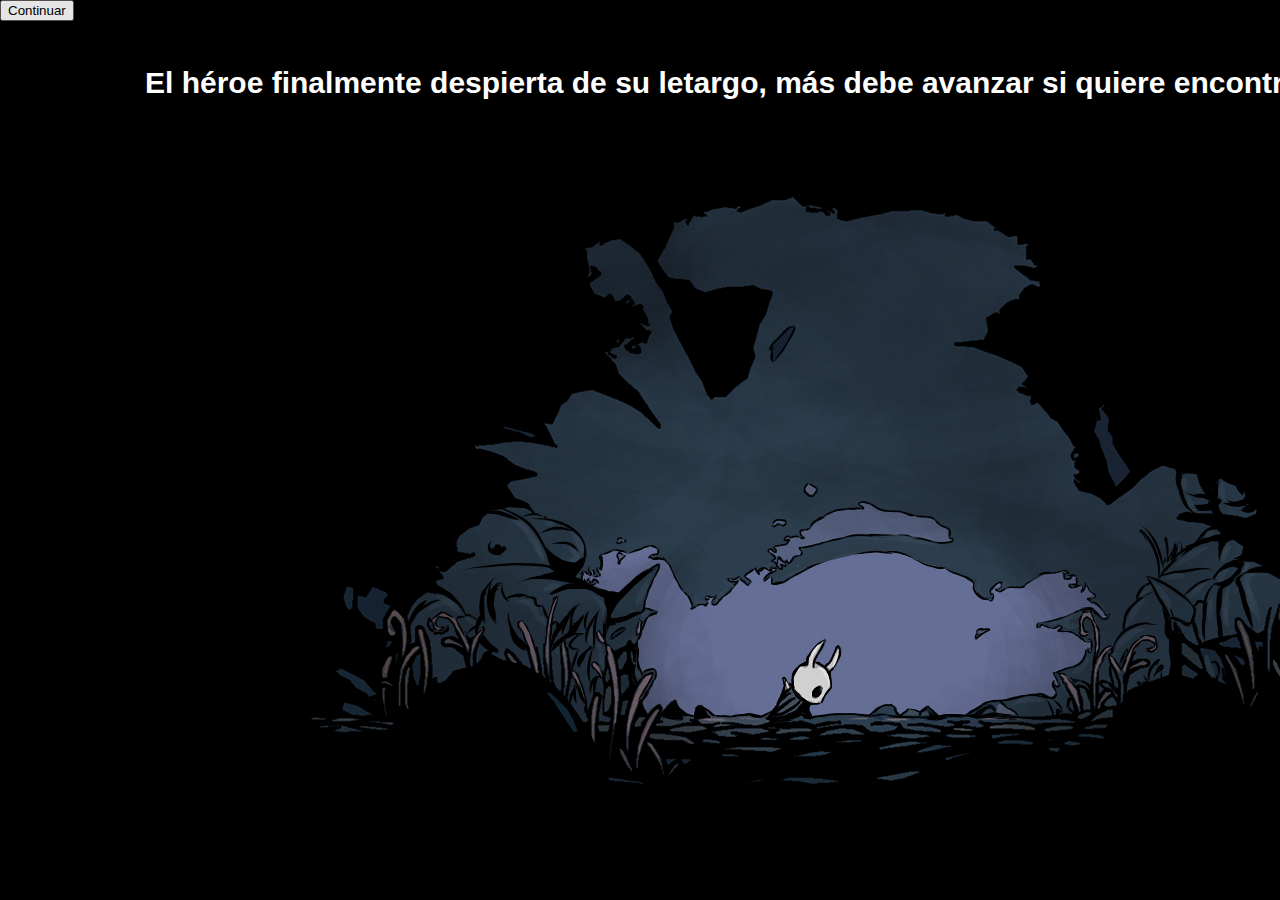
<file: correcion2/index.html>
<!DOCTYPE html>
<!DOCTYPE html>
<html>
  <head>
    <meta charset="utf-8">
    <title></title>
    <link rel="stylesheet" href="css/style.css">
  </head>
  <body>
    <!-- <button onclick="abrirVentana()">Continuar</button>
    <script type="text/javascript">
      alert('Hola'); -->
    <!-- </script> -->
    <button onclick="abrirVentana">Continuar</button>
    <div class="box">
      <p id = "titulo" class="box-title">El héroe finalmente despierta de su letargo, más debe avanzar si quiere encontrar respuestas...</p>
      <p class="box-info"></p>

    </div>
    <div>
      <img src="imagenes/escena1.png" alt=""
    </div>
    <script src="js/script.js" "type="text/javascript">

    </script>
  </body>
</html>
</file>
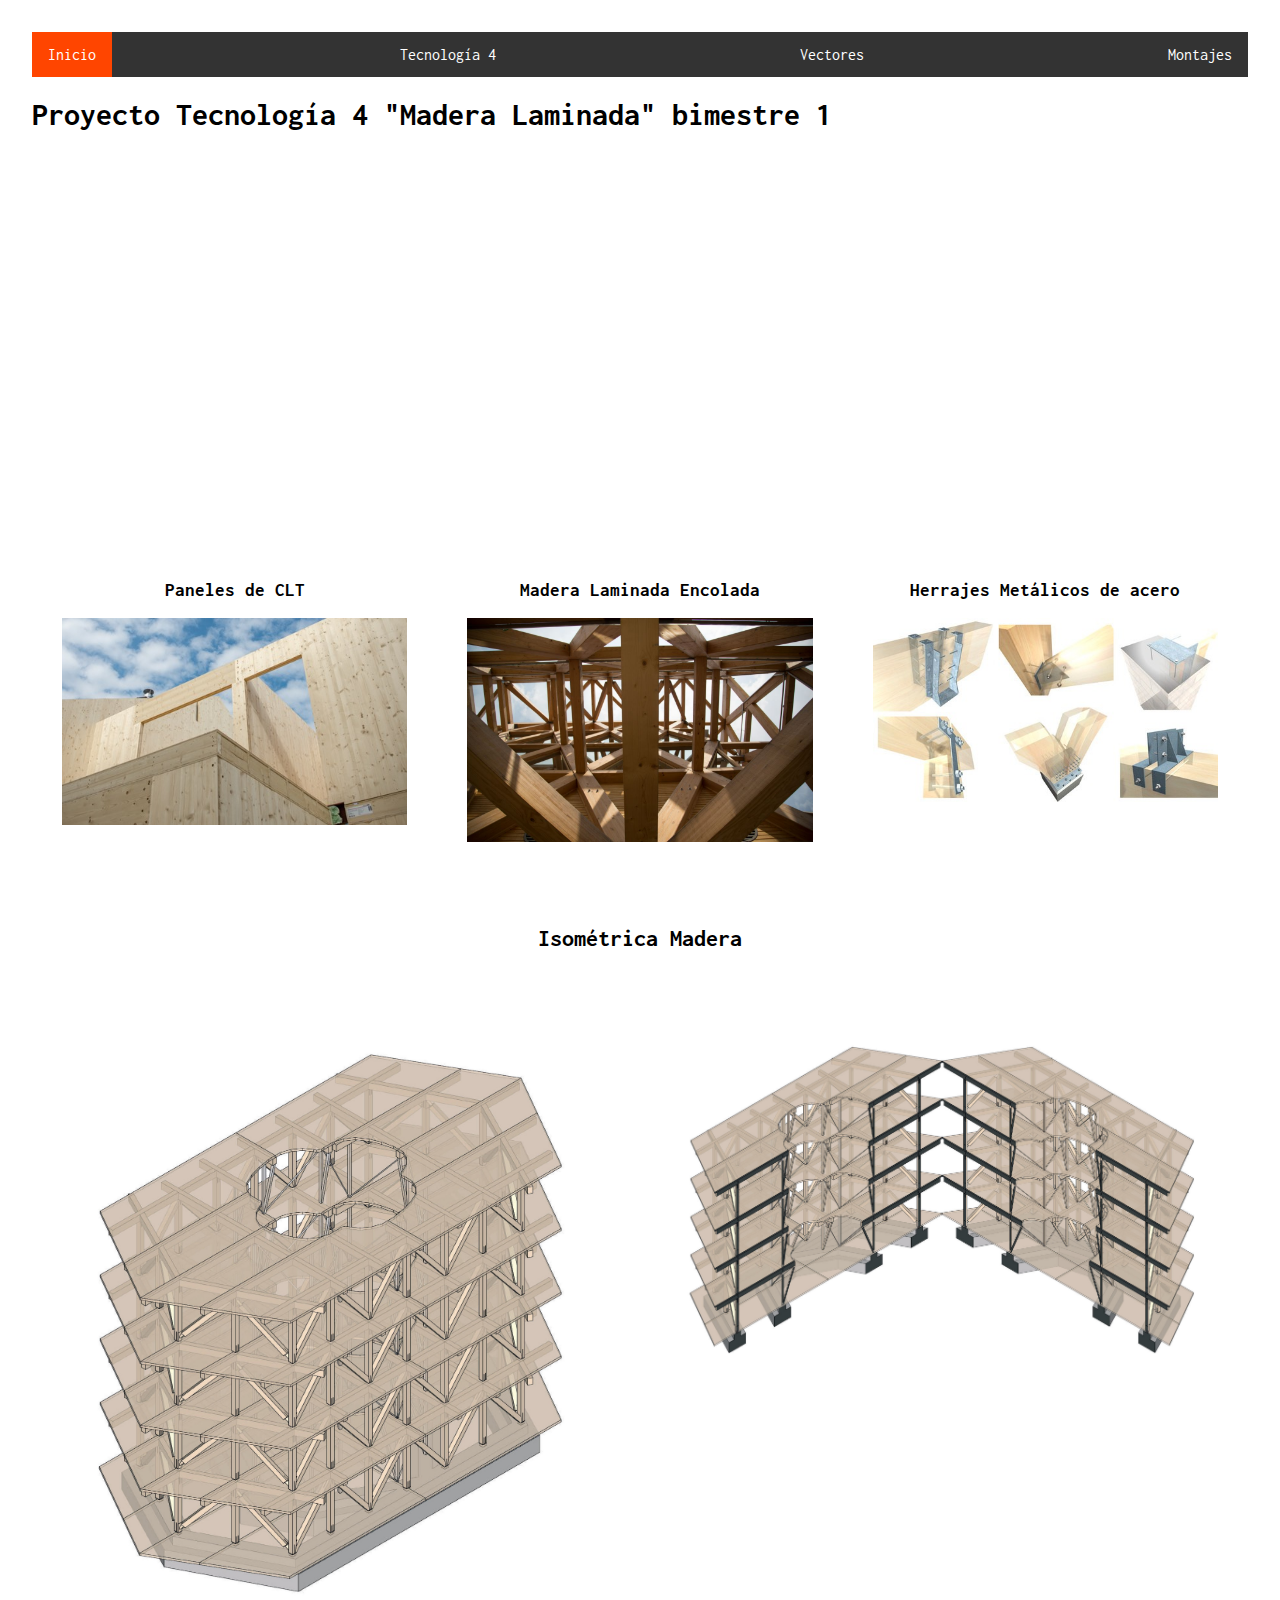
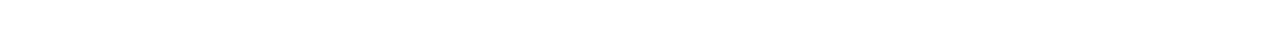
<file: entregafinal/index.html>
<!DOCTYPE html>
<html lang="en">
<head>
    <meta charset="UTF-8">
    <meta http-equiv="X-UA-Compatible" content="IE=edge">
    <meta name="viewport" content="width=device-width, initial-scale=1.0">
    <title>E01_MEDIOS_TEC4</title>
    <link rel="stylesheet" href="./css/styles.css">
    <link rel="preconnect" href="https://fonts.googleapis.com">
    <link rel="preconnect" href="https://fonts.gstatic.com" crossorigin>
    <link href="https://fonts.googleapis.com/css2?family=Inconsolata:wght@300&display=swap" rel="stylesheet">
</head>
<body>

        <nav>
            <ul class="menu">
                <li><a  class="active"  href="index.html">Inicio</a></li>
                <li><a href="./tecnologia/">Tecnología 4</a></li>
                <li><a href="./vectores/">Vectores</a></li>
                <li><a href="./montajes/">Montajes</a></li>
            </ul>
        </div>


        <h1>Proyecto Tecnología 4 "Madera Laminada" bimestre 1</h1>


        <div class="row">
            <div class="column">
                <iframe width="560" height="315" src="https://www.youtube.com/embed/gs4xiU_szUU" title="YouTube video player" frameborder="0" allow="accelerometer; autoplay; clipboard-write; encrypted-media; gyroscope; picture-in-picture" allowfullscreen></iframe>

            </div>
        </div>

        <div class="row">
            <div class="column">
                <h3>Paneles de CLT</h3>
                <img src="./img/60.jpeg">
            </div>
            <div class="column">
                <h3>Madera Laminada Encolada</h3>
                <img src="./img/61.jpeg">
            </div>
            <div class="column">
                <h3>Herrajes Metálicos de acero</h3>
                <img src="./img/62.jpeg">
            </div>
        </div>

        <div class="row">
            <div class="column">
                <h2>Isométrica Madera</h2>
            </div>
        </div>

        <div class="row">
            <div class="column">
                <img src="./img/56.jpg">
            </div>
            <div class="column">
                <img src="./img/57.jpg">
            </div>
        </div>

</body>
</html>
</file>
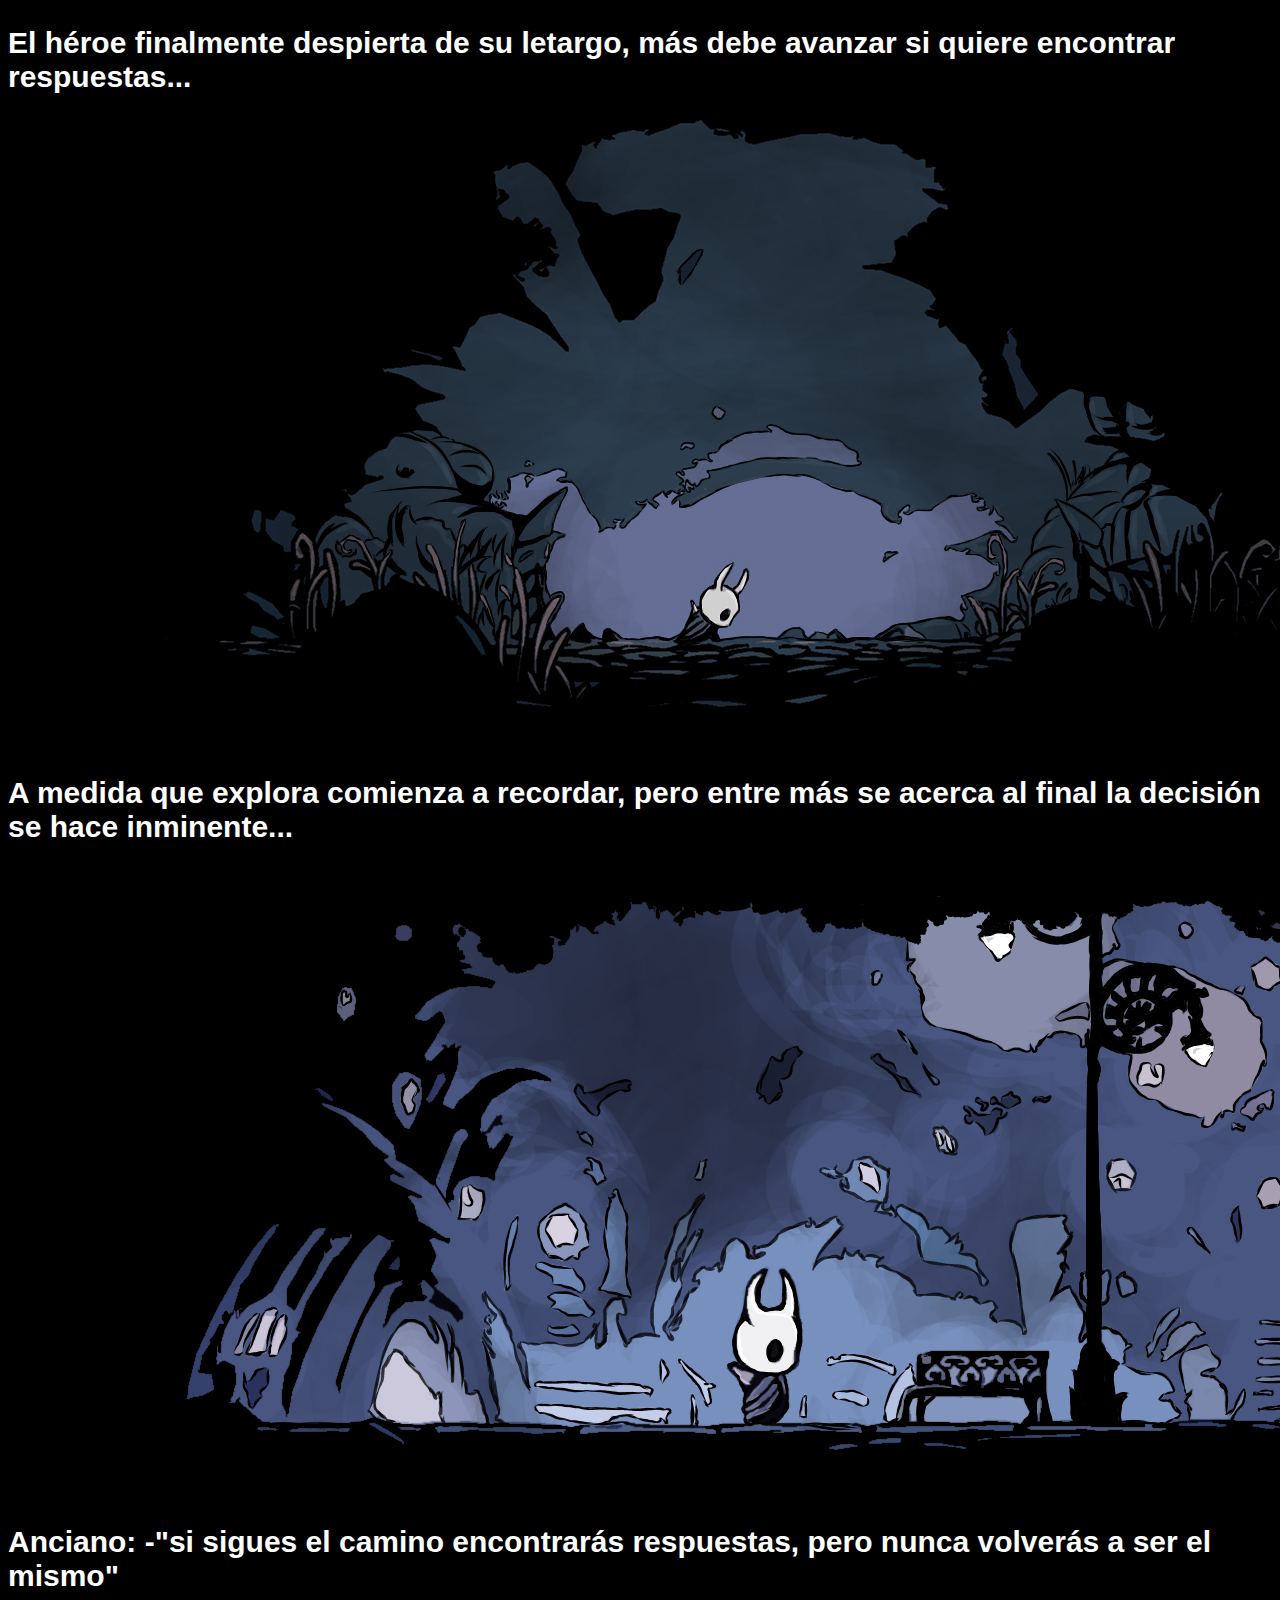
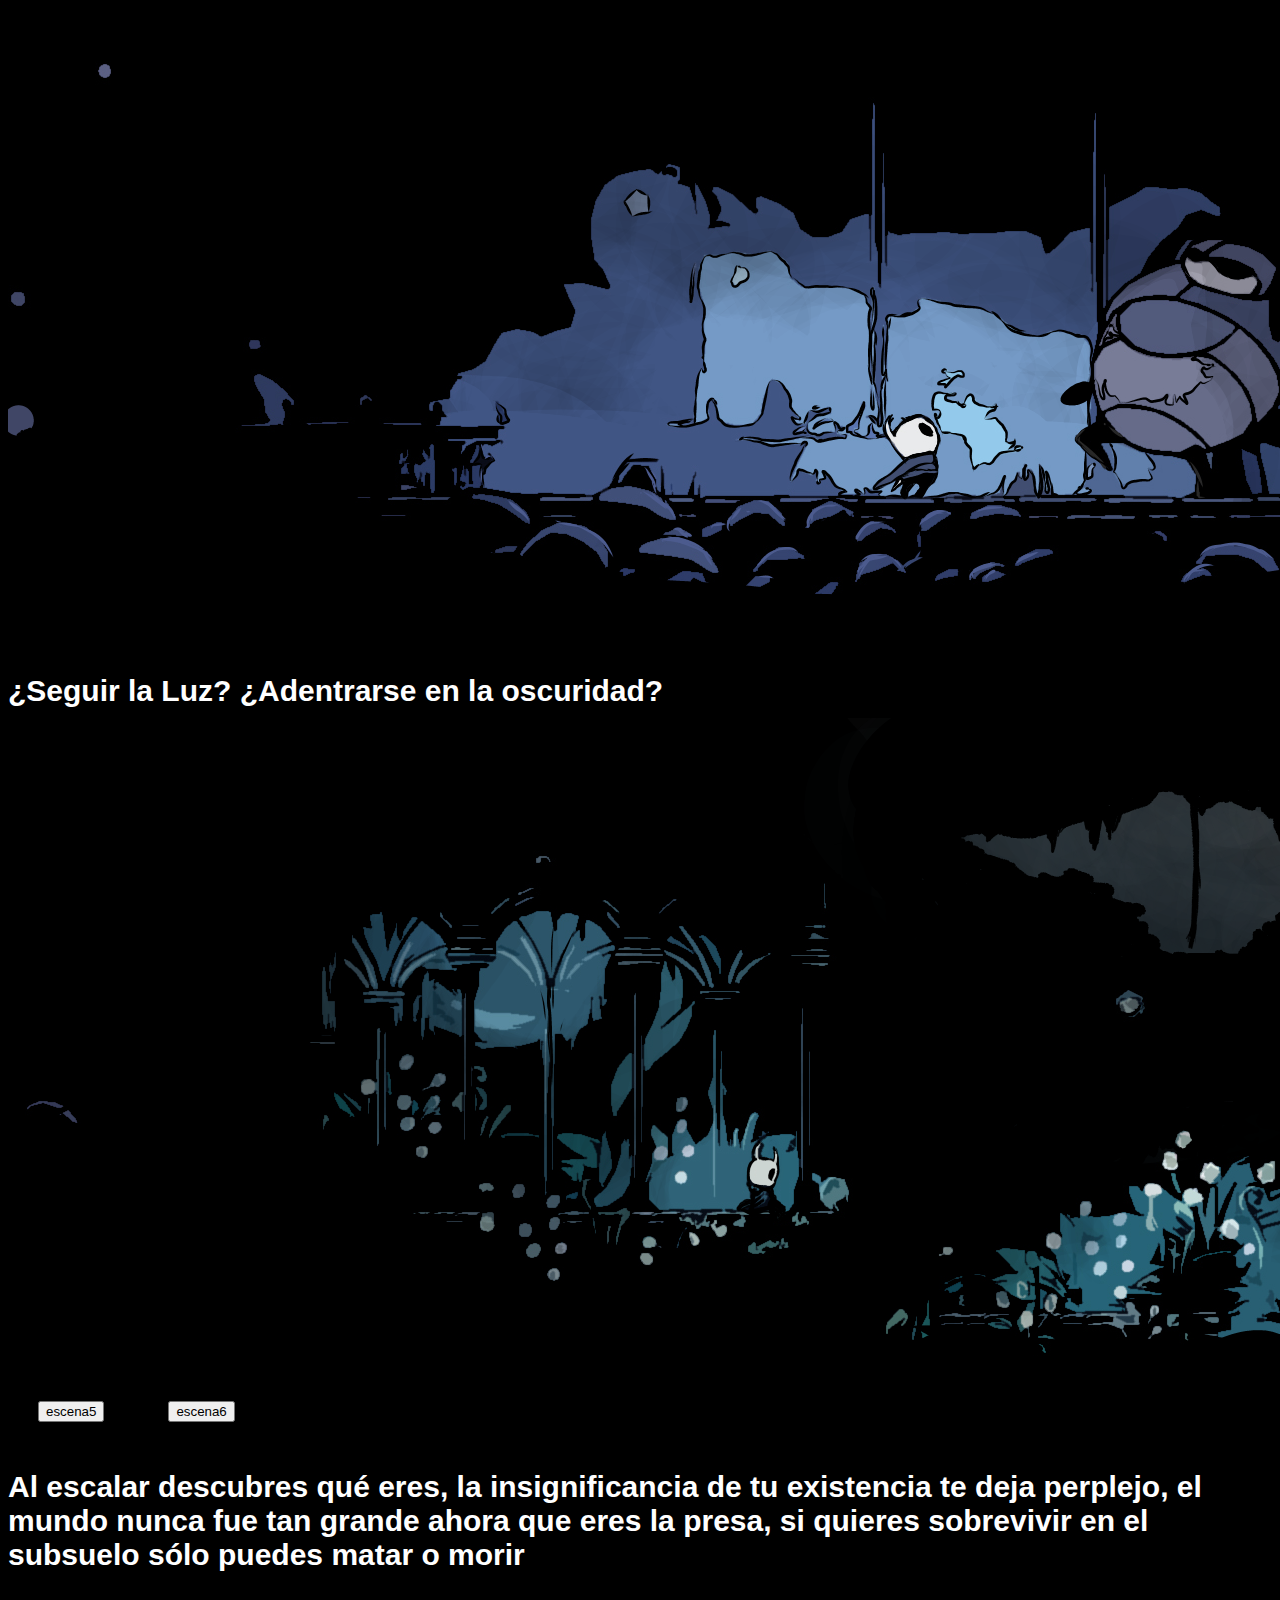
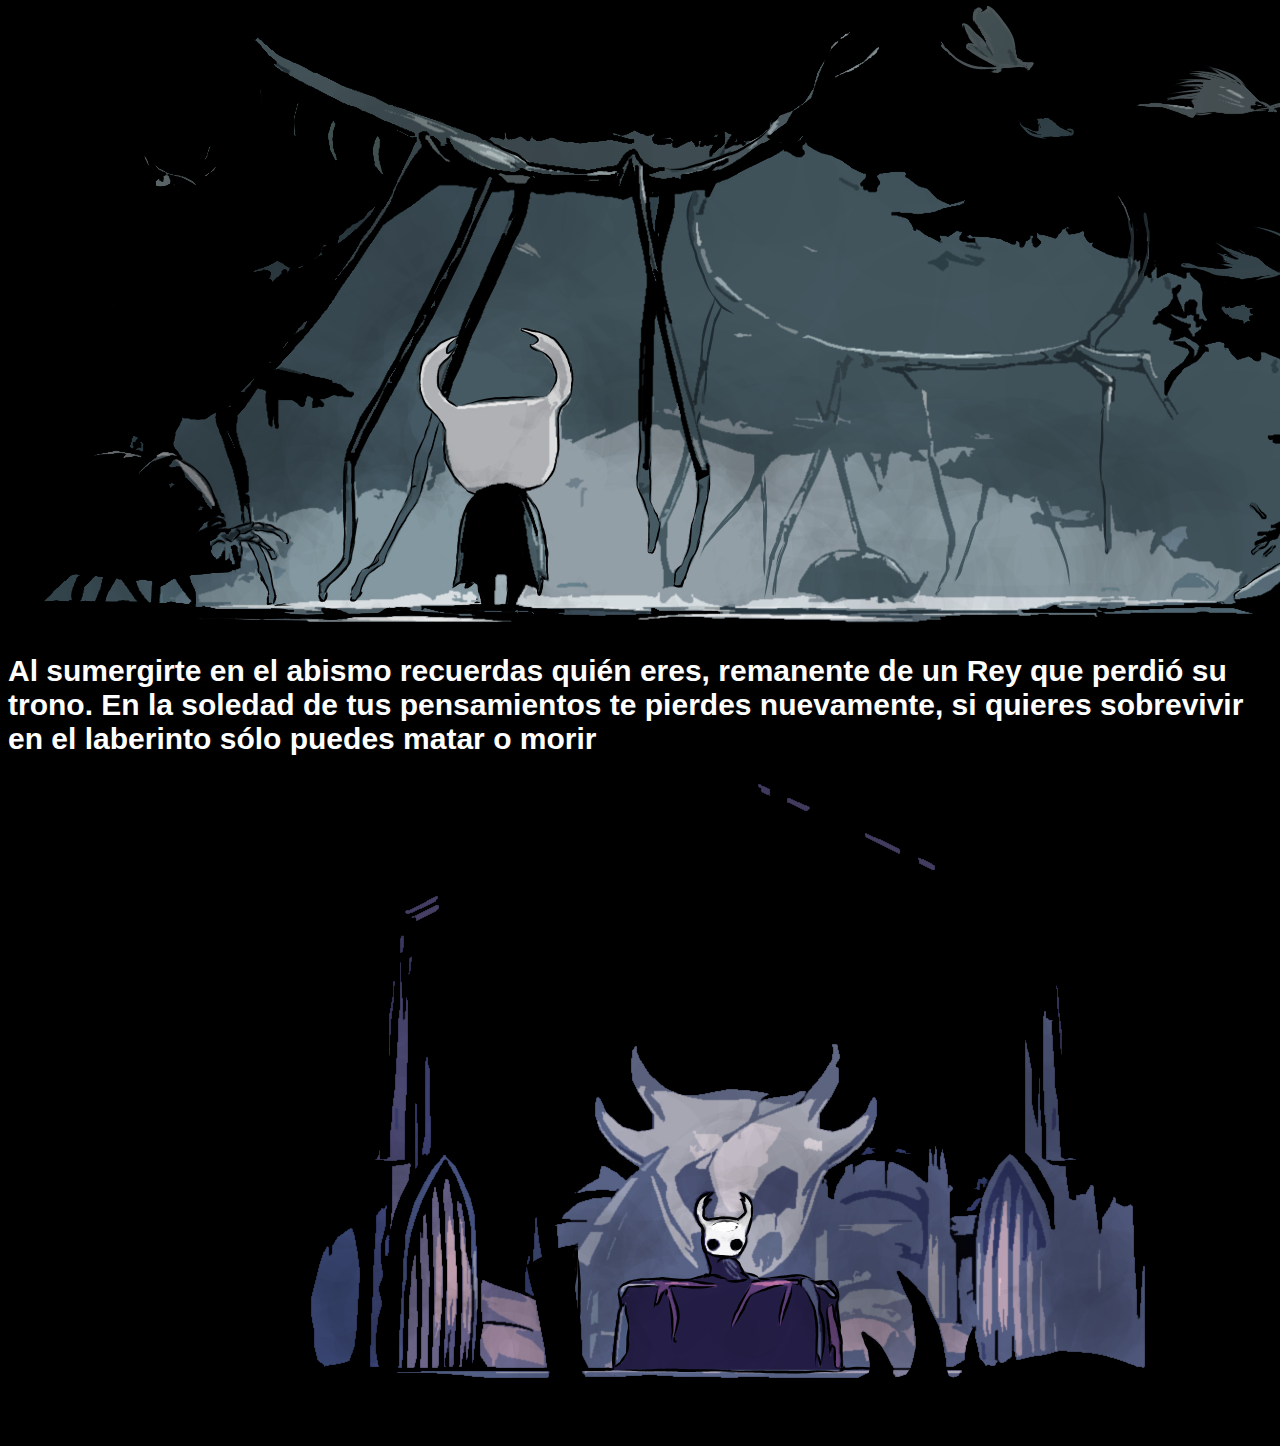
<file: semana2correccion/index.html>
<!DOCTYPE html>
<html>
  <head>
    <meta charset="utf-8">
    <title>CommLab</title>
    <link rel="stylesheet" href="css/style.css">
  </head>
  <body>
    <!-- <button onclick="alert('Hola!')"> Hazme click</button> -->
    <!-- <script type="text/javascript">
      alert('Hola!');
    </script> -->

    <!-- <button onclick ="cambiaEscena5()" >escena5</button>
    <button onclick ="cambiaEscena6()" >escena6</button> -->

    <div class="left">1</div>
      <p id="titulo1" class="box-title">El héroe finalmente despierta de su letargo, más debe avanzar si quiere encontrar respuestas...</p>
      <p id="info1" class="box-info"></p>
      <img id="photo" src="imagenes/escena1.png" alt="escena 1">
      <p id="photo-caption"></p>

    <!-- </div> -->
    <div class="left">2</div>
      <p id="titulo2" class="box-title">A medida que explora comienza a recordar, pero entre más se acerca al final la decisión se hace inminente...
    </p>
      <p id="info2" class="box-info"></p>
      <img id="photo" src="imagenes/escena2.png" alt="escena 2">
      <p id="photo-caption"></p>

    <!-- </div> -->
    <div class="left">3</div>
      <p id="titulo3" class="box-title">  Anciano: -"si sigues el camino encontrarás respuestas, pero nunca volverás a ser el mismo"</p>
      <p id="info3" class="box-info"></p>
      <img id="photo" src="imagenes/escena3.png" alt="escena 3">
      <p id="photo-caption"></p>

    <div class="left">4</div>
        <p id="titulo4" class="box-title">¿Seguir la Luz? ¿Adentrarse en la oscuridad?</p>
        <p id="info4" class="box-info"></p>
        <img id="photo" src="imagenes/escena4.png" alt="escena 4">
        <p id="photo-caption"></p>

        <button onclick ="cambiaEscena5()" >escena5</button>
        <button onclick ="cambiaEscena6()" >escena6</button>

    <div class="left">5</div>
          <p id="titulo5" class="box-title">Al escalar descubres qué eres, la insignificancia de tu existencia te deja perplejo, el mundo nunca fue tan grande ahora que eres la presa, si quieres sobrevivir en el subsuelo sólo puedes matar o morir</p>
          <p id="info5" class="box-info"></p>
          <img id="photo" src="imagenes/escena5.png" alt="escena 5">
          <p id="photo-caption"></p>

      <div class="left">6</div>
            <p id="titulo6" class="box-title">Al sumergirte en el abismo recuerdas quién eres, remanente de un Rey que perdió su trono. En la soledad de tus pensamientos te pierdes nuevamente, si quieres sobrevivir en el laberinto sólo puedes matar o morir</p>
            <p id="info6" class="box-info"></p>
            <img id="photo" src="imagenes/escena6.png" alt="escena 6">
            <p id="photo-caption"></p>

    <!-- </div> -->
    <!-- <div class="left">4<>
        <p id="titulo4" class="box-title">Título</p>
        <p id="info4" class="box-info">Descripción</p>
        <img id="photo" src="imagenes/escena6.png" alt="escena 6">
        <p id="photo-caption"></p> --> -->

    <!-- </div> -->
<div>
  <!-- <img id="photo" src="imagenes/escena5.png" alt="escena 5">
  <p id="photo-caption"></p> -->
</div>
  <!-- </div>

</div> -->
    <script src="js/script.js" type="text/javascript">

    </script>

  </body>
</html>
</file>
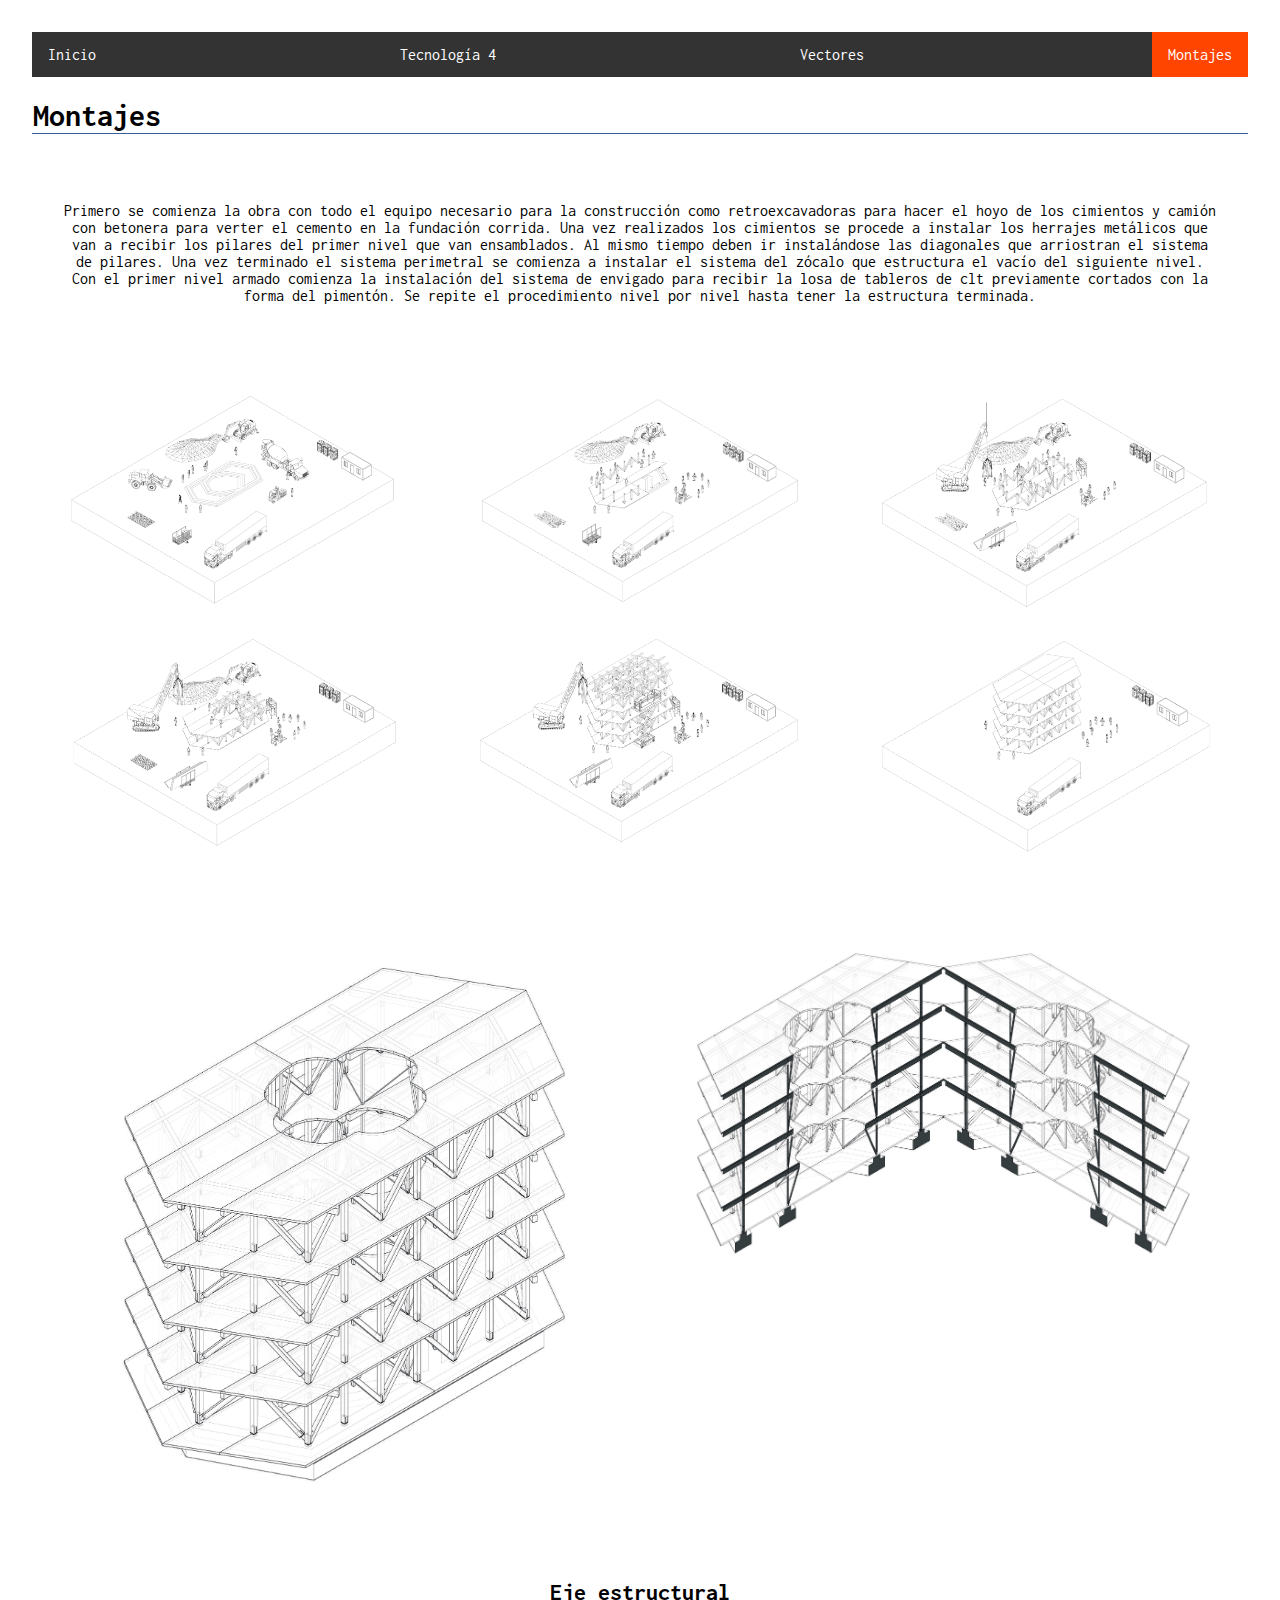
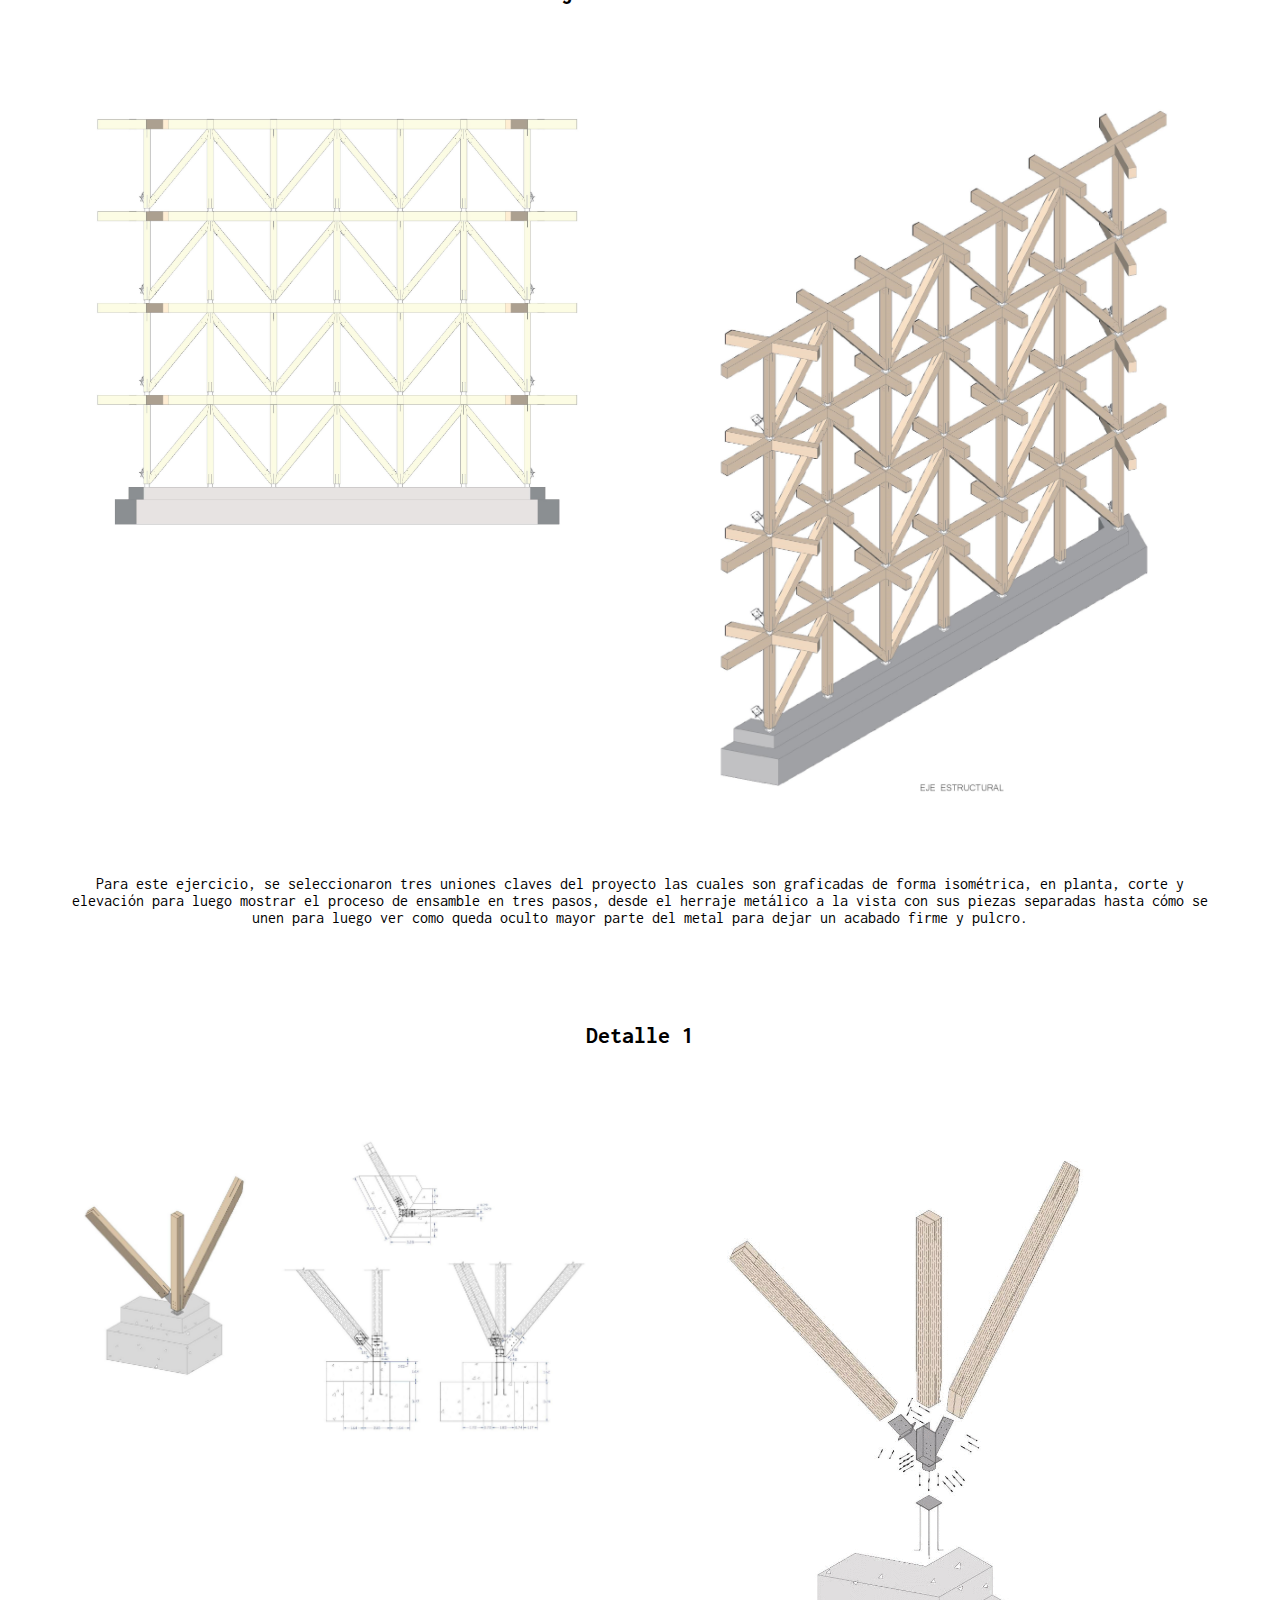
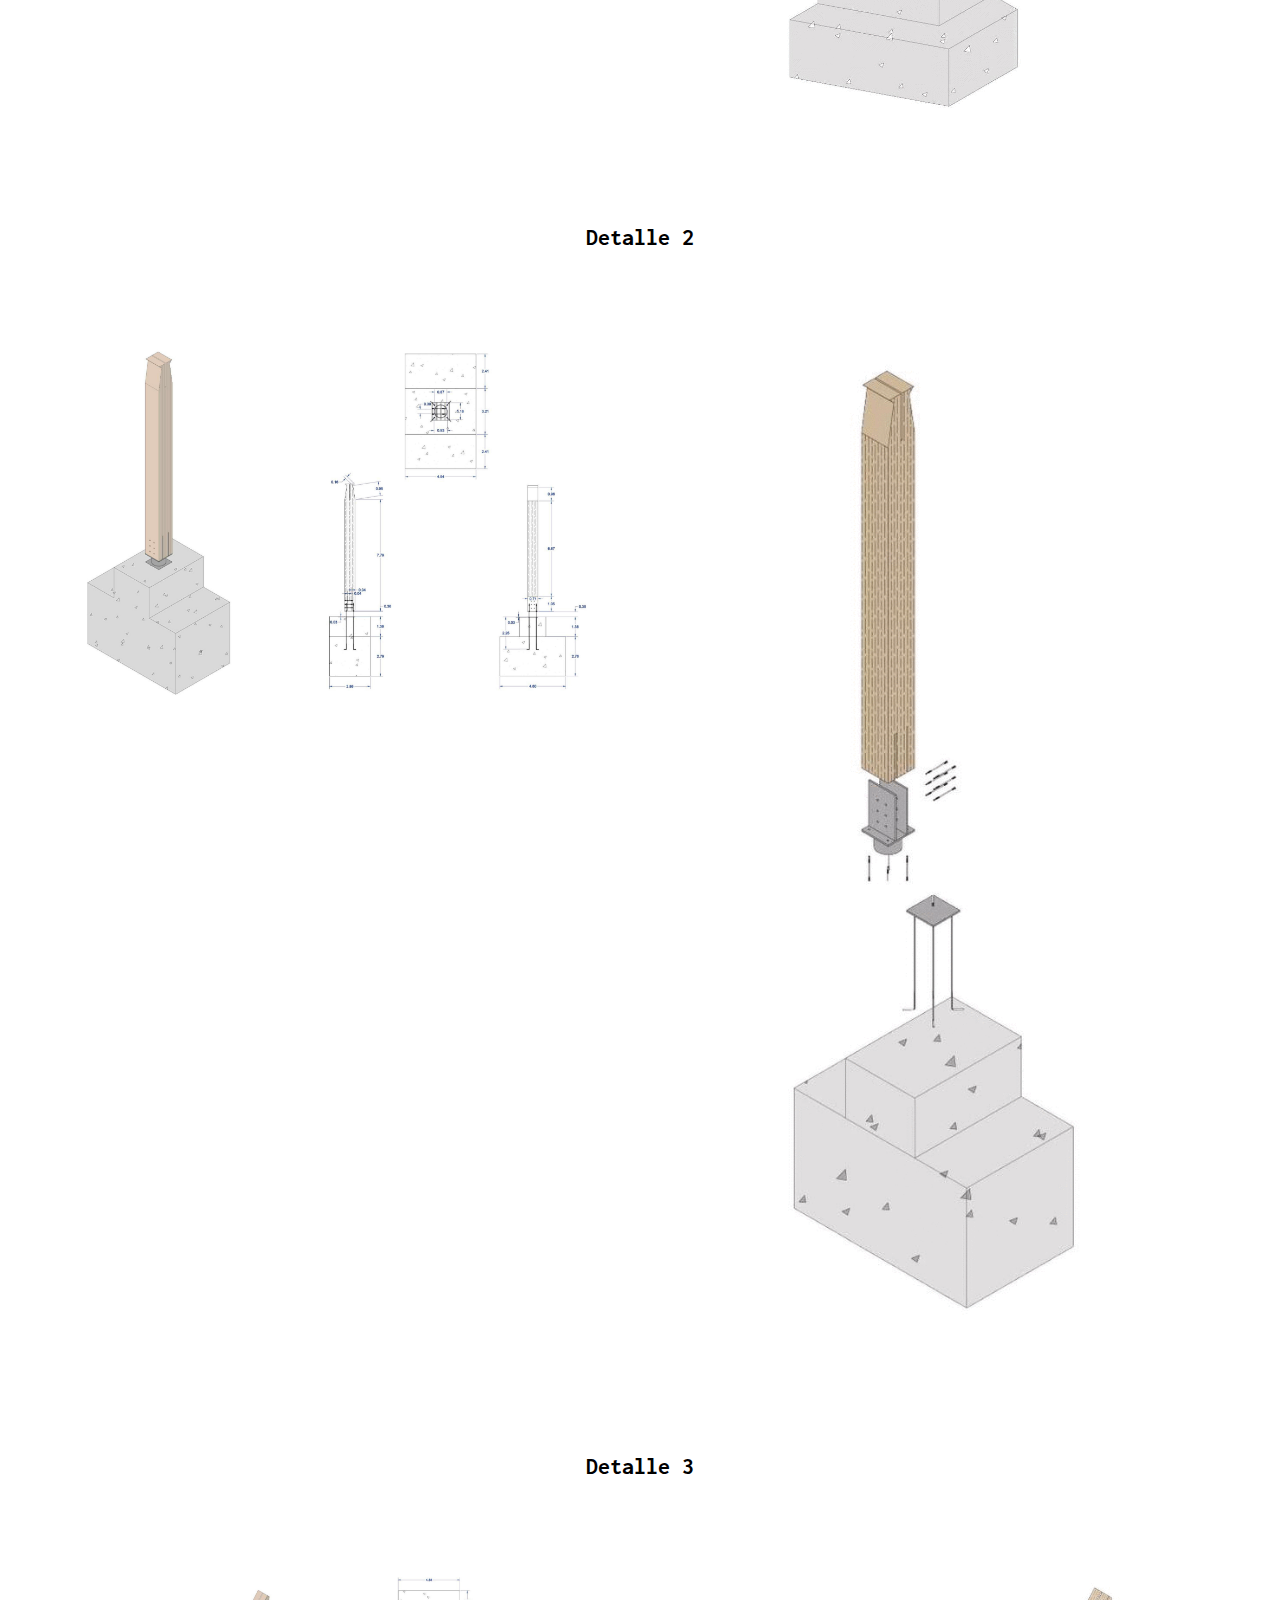
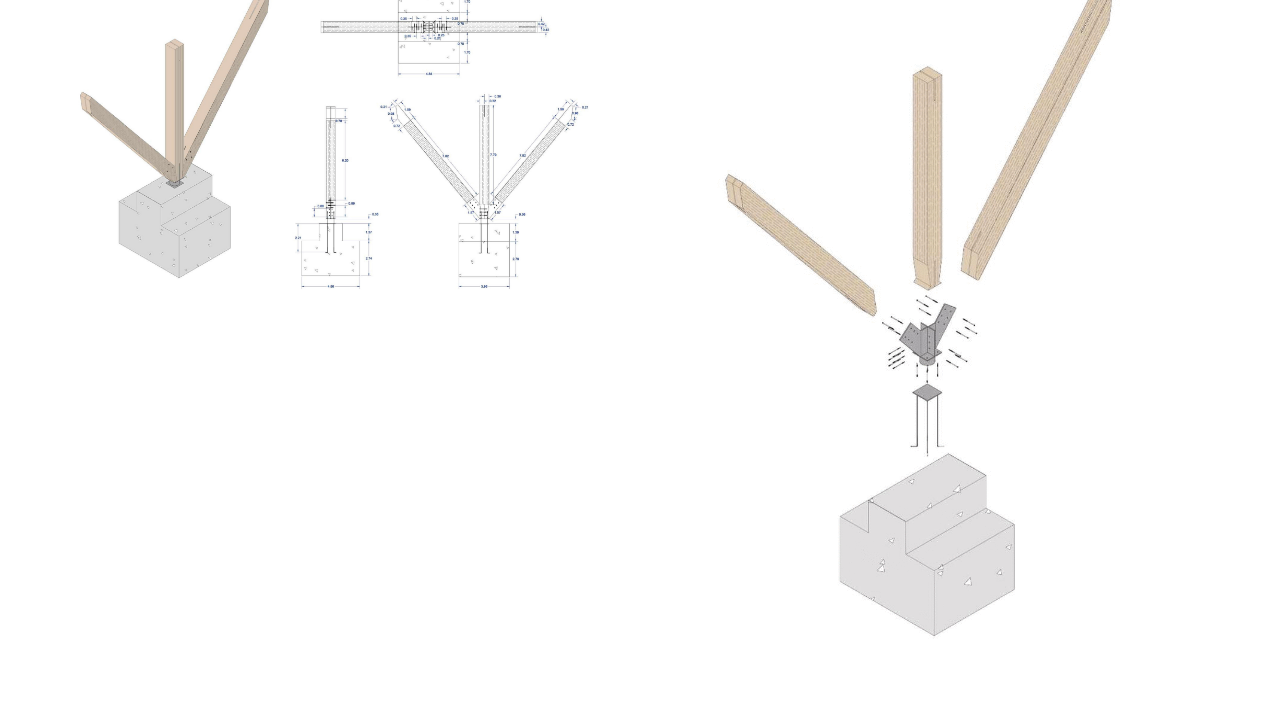
<file: entregafinal/montajes/index.html>
<!DOCTYPE html>
<html lang="en">
<head>
    <meta charset="UTF-8">
    <meta http-equiv="X-UA-Compatible" content="IE=edge">
    <meta name="viewport" content="width=device-width, initial-scale=1.0">
    <title>E01_MEDIOS_TEC4</title>
    <link rel="stylesheet" href="../css/styles.css">
    <link rel="preconnect" href="https://fonts.googleapis.com">
    <link rel="preconnect" href="https://fonts.gstatic.com" crossorigin>
    <link href="https://fonts.googleapis.com/css2?family=Inconsolata:wght@300&display=swap" rel="stylesheet">
</head>
<body>

    <div class="contenedorPrincipal">
        <nav>
            <ul class="menu">
                <li><a href="../index.html">Inicio</a></li>
                <li><a href="../tecnologia/">Tecnología 4</a></li>
                <li><a href="../vectores/">Vectores</a></li>
                <li><a class="active"  href="../montajes/">Montajes</a></li>
            </ul>
        </div>


        <h1 class="tituloPrincipal">Montajes</h1>

        <div class="row">
          <div class="column">
              <p>
                  Primero se comienza la obra con todo el equipo necesario para la construcción como retroexcavadoras para hacer el hoyo de los cimientos y camión con betonera para verter el cemento en la fundación corrida.
                  Una vez realizados los cimientos se procede a instalar los herrajes metálicos que van a recibir los pilares del primer nivel que van ensamblados. Al mismo tiempo deben ir instalándose las diagonales que arriostran el sistema de pilares.
                  Una vez terminado el sistema perimetral se comienza a instalar el sistema del zócalo que estructura el vacío del siguiente nivel. Con el primer nivel armado comienza la instalación del sistema de envigado para recibir la losa de tableros de clt previamente cortados con la forma del pimentón.
                  Se repite el procedimiento nivel por nivel hasta tener la estructura terminada.</p>
          </div>
        </div>


        <div class="row">
            <div class="column">
                <img src="../img/33.jpg">
                <img src="../img/36.jpg">
            </div>
            <div class="column">
                <img src="../img/34.jpg">
                <img src="../img/37.jpg">
            </div>
            <div class="column">
                <img src="../img/35.jpg">
                <img src="../img/38.jpg">
            </div>
        </div>
        <div class="row">
            <div class="column">
                <img src="../img/39.jpg">
            </div>

            <div class="column">
                <img src="../img/40.jpg">
            </div>
        </div>

        <div class="row">
            <div class="column">
                <h2>Eje estructural</h2>
            </div>
        </div>
        <div class="row">
            <div class="column">
                <img src="../img/43.jpg">
            </div>
            <div class="column">
                <img src="../img/42.jpg">
            </div>
        </div>

        <div class="row">
            <div class="column">
                <p>
                    Para este ejercicio, se seleccionaron tres uniones claves del proyecto las cuales son graficadas de forma isométrica,
                    en planta, corte y elevación para luego mostrar el proceso de ensamble en tres pasos,
                    desde el herraje metálico a la vista con sus piezas separadas hasta cómo se unen
                    para luego ver como queda oculto mayor parte del metal para dejar un acabado firme y pulcro.
                </p>
            </div>
        </div>

        <div class="row">
            <div class="column">
                <h2>Detalle 1</h2>
            </div>
        </div>


        <div class="row">
            <div class="column">
                <img src="../img/44.jpg">
            </div>
            <div class="column">
                <img src="../img/gif_1.gif">
            </div>
        </div>

        <div class="row">
            <div class="column">
                <h2>Detalle 2</h2>
            </div>
        </div>


        <div class="row">
            <div class="column">
                <img src="../img/48.jpg">
            </div>
            <div class="column">
                <img src="../img/gif_2.gif">
            </div>
        </div>

        <div class="row">
            <div class="column">
                <h2>Detalle 3</h2>
            </div>
        </div>


        <div class="row">
            <div class="column">
                <img src="../img/52.jpg">
            </div>
            <div class="column">
                <img src="../img/gif_3.gif">
            </div>
        </div>
    </div>
    <script src="../js/script.js"></script>


</body>
</html>
</file>
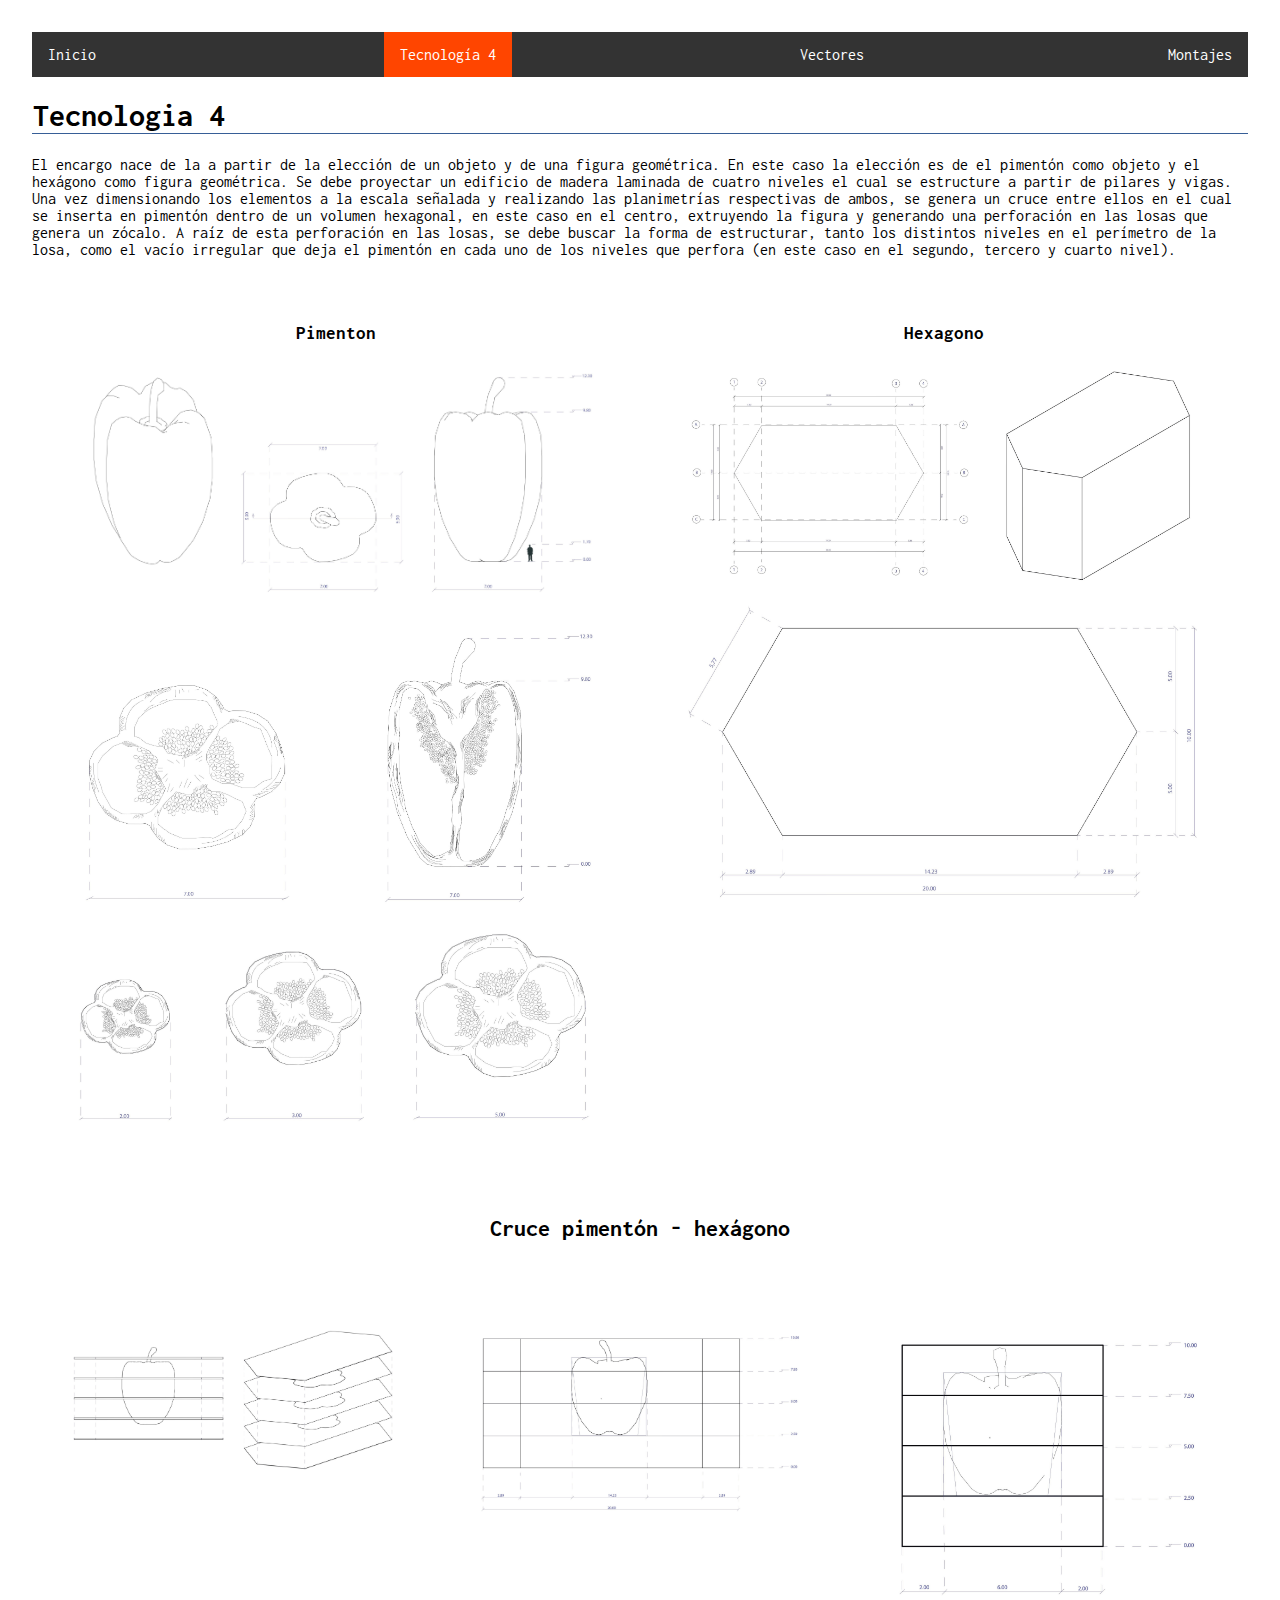
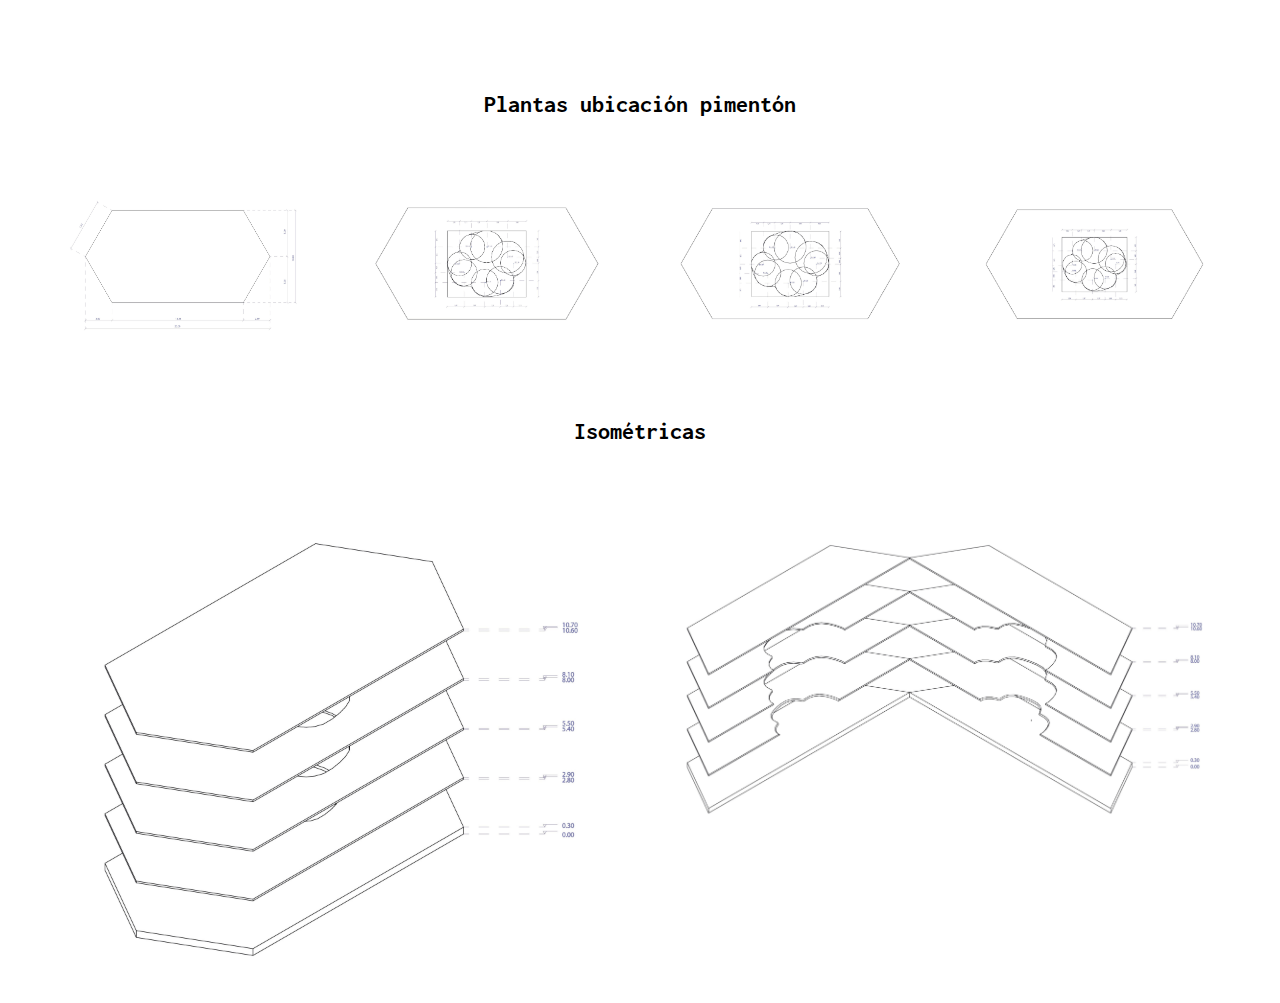
<file: entregafinal/tecnologia/index.html>
<!DOCTYPE html>
<html lang="en">
<head>
    <meta charset="UTF-8">
    <meta http-equiv="X-UA-Compatible" content="IE=edge">
    <meta name="viewport" content="width=device-width, initial-scale=1.0">
    <title>E01_MEDIOS_TEC4</title>
    <link rel="stylesheet" href="../css/styles.css">
    <link rel="preconnect" href="https://fonts.googleapis.com">
    <link rel="preconnect" href="https://fonts.gstatic.com" crossorigin>
    <link href="https://fonts.googleapis.com/css2?family=Inconsolata:wght@300&display=swap" rel="stylesheet">
</head>
<body>

    <div class="contenedorPrincipal">
        <nav>
            <ul class="menu">
                <li><a href="../index.html">Inicio</a></li>
                <li><a  class="active" href="../tecnologia/">Tecnología 4</a></li>
                <li><a href="../vectores/">Vectores</a></li>
                <li><a href="../montajes/">Montajes</a></li>
            </ul>
        </div>


        <h1 class="tituloPrincipal">Tecnologia 4</h1>
        <p>El encargo nace de la a partir de la elección de un objeto y de una figura geométrica.
            En este caso la elección es de el pimentón como objeto y el hexágono como figura geométrica.
            Se debe proyectar un edificio de madera laminada de cuatro niveles el cual se estructure a partir de pilares y vigas.
            Una vez dimensionando los elementos a la escala señalada y realizando las planimetrías respectivas de ambos,
            se genera un cruce entre ellos en el cual se inserta en pimentón dentro de un volumen hexagonal,
            en este caso en el centro, extruyendo la figura y generando una perforación en las losas que genera un zócalo.
            A raíz de esta perforación en las losas, se debe buscar la forma de estructurar,
            tanto los distintos niveles en el perímetro de la losa,
            como el vacío irregular que deja el pimentón en cada uno de los niveles que perfora
            (en este caso en el segundo, tercero y cuarto nivel).</p>


        <div class="row">
            <div class="column">
                <h3>Pimenton</h3>
                <img src="../img/1.jpg">
                <img src="../img/2.jpg">
                <img src="../img/3.jpg">


            </div>
            <div class="column">
                <h3>Hexagono</h3>
                <img src="../img/4.jpg">
                <img src="../img/6.jpg">
            </div>
        </div>

        <div class="row">
            <div class="column">
                <h2>Cruce pimentón - hexágono</h2>
            </div>
        </div>
        <div class="row">
            <div class="column">
                <img src="../img/5.jpg">
            </div>
            <div class="column">
                <img src="../img/10.jpg">
            </div>
            <div class="column">
                <img src="../img/11.jpg">
            </div>
        </div>

        <div class="row">
            <div class="column">
                <h2>Plantas ubicación pimentón</h2>
            </div>
        </div>

        <div class="row">
            <div class="column">
                <img src="../img/6.jpg">
            </div>
            <div class="column">
                <img src="../img/7.jpg">
            </div>
            <div class="column">
                <img src="../img/8.jpg">
            </div>
            <div class="column">
                <img src="../img/9.jpg">
            </div>
        </div>

        <div class="row">
            <div class="column">
                <h2>Isométricas</h2>
            </div>
        </div>

        <div class="row">
            <div class="column">
                <img src="../img/12.jpg">
            </div>
            <div class="column">
                <img src="../img/13.jpg">
            </div>
        </div>

    </div>




</body>
</html>
</file>
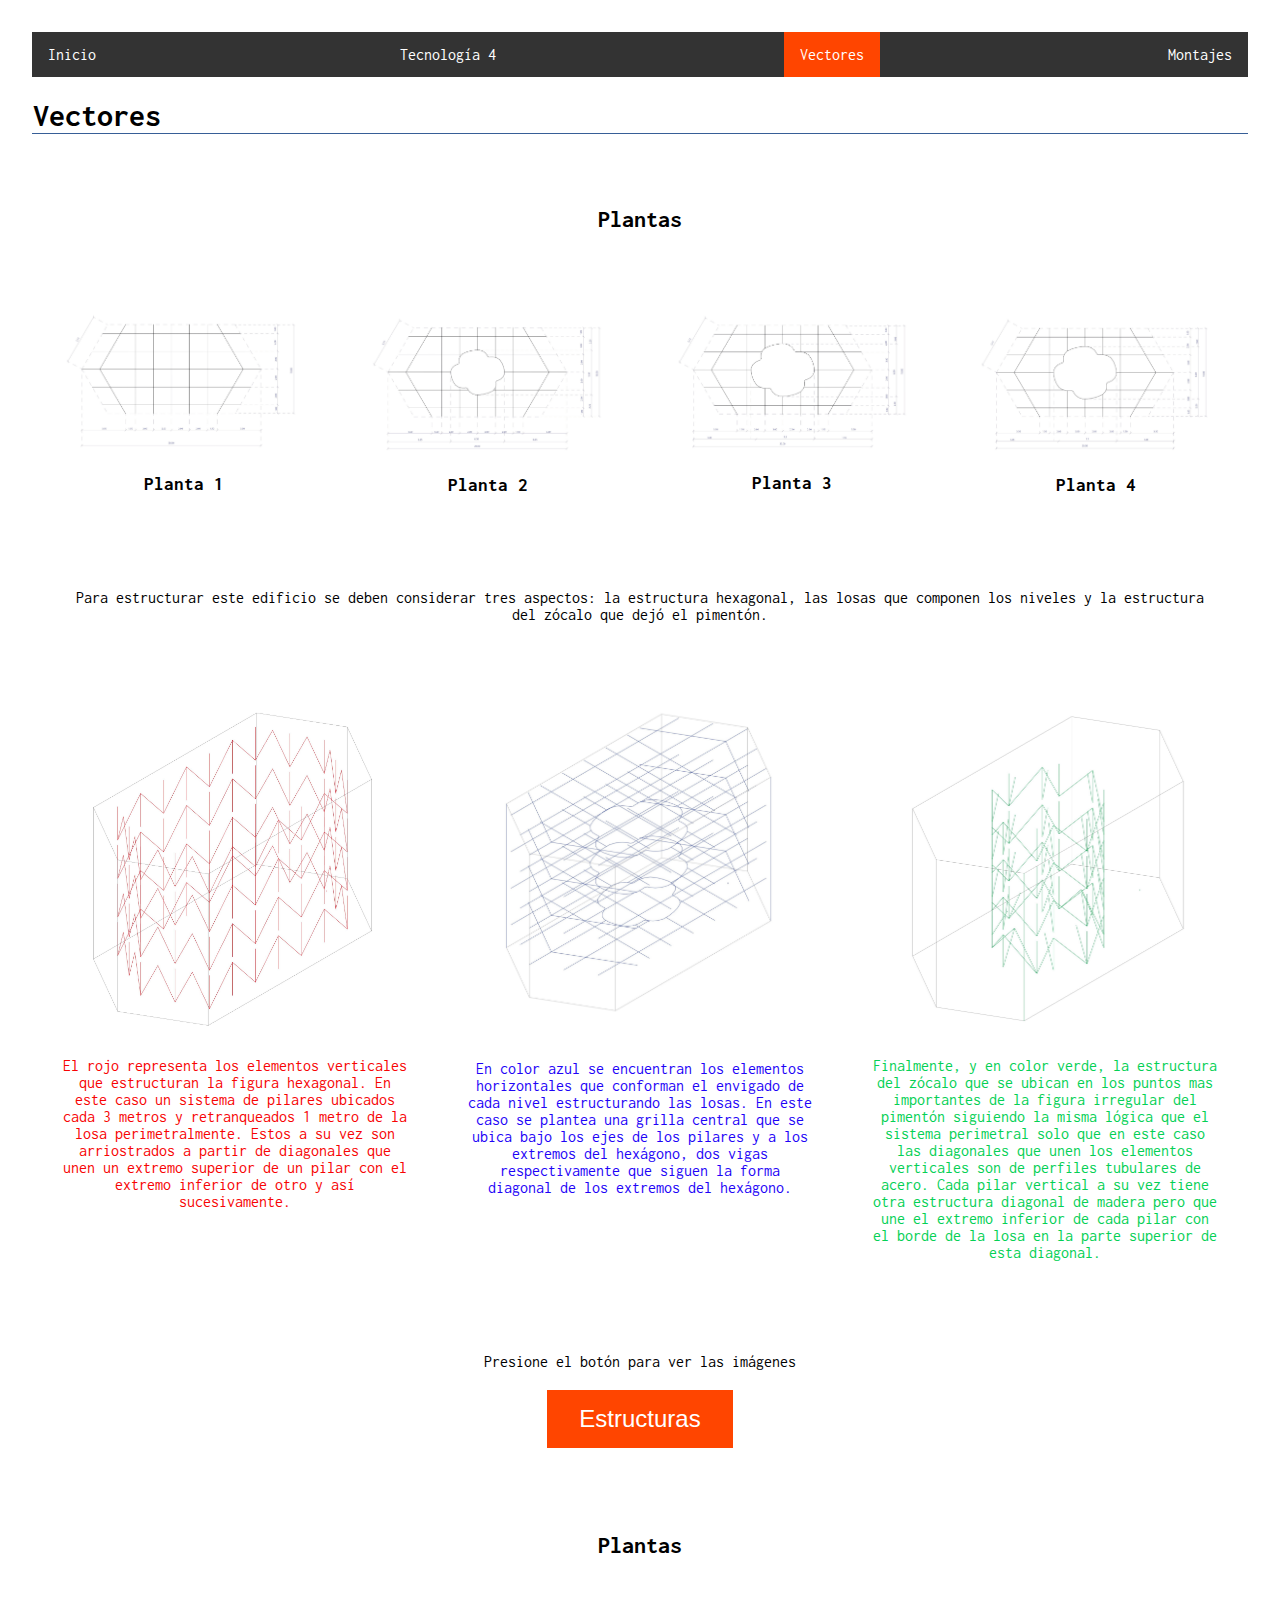
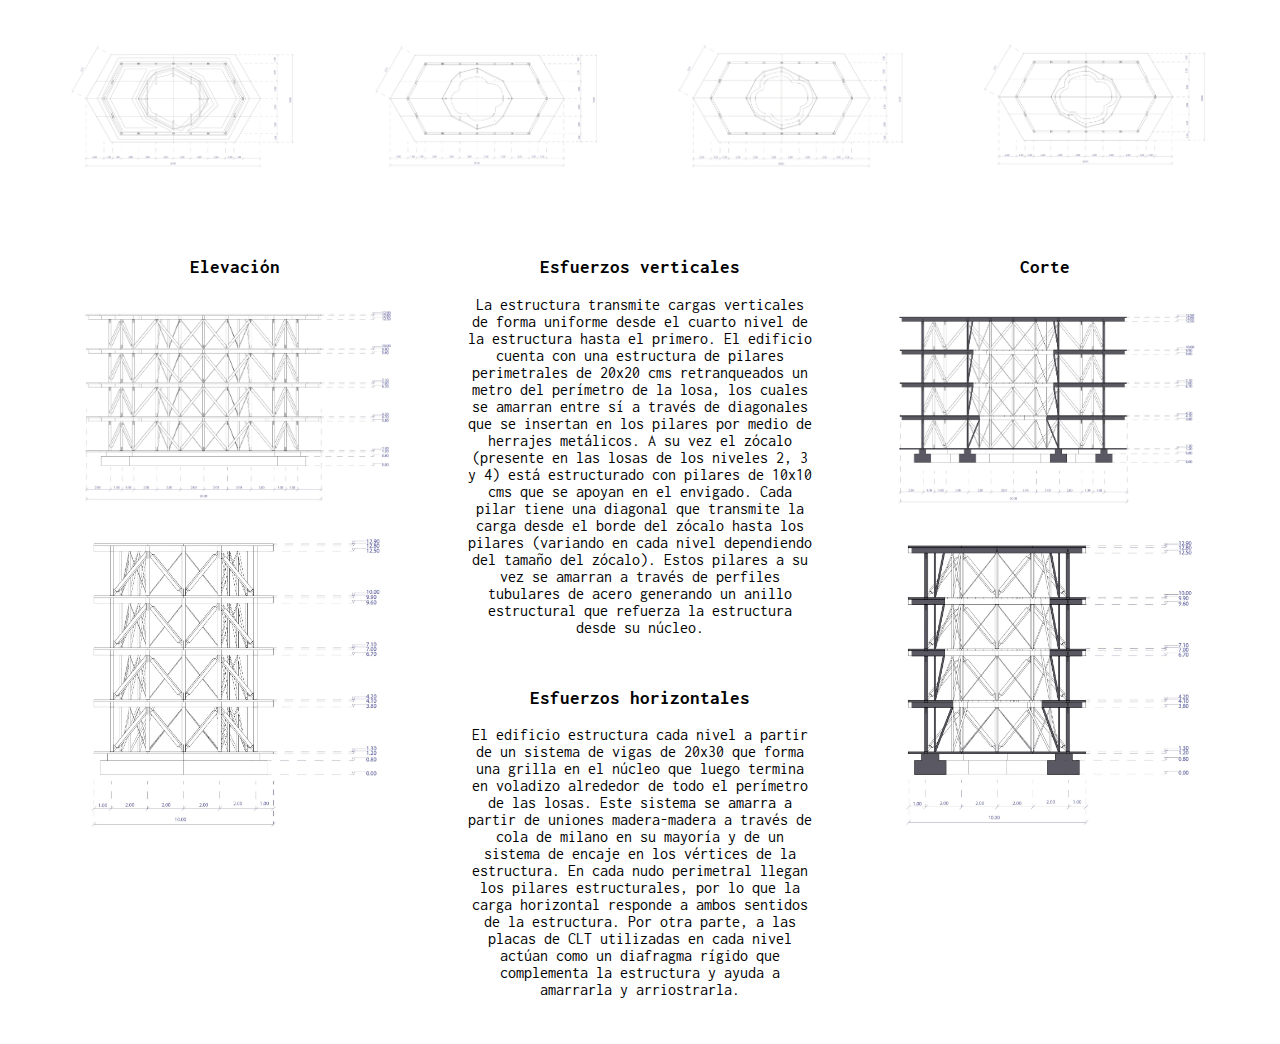
<file: entregafinal/vectores/index.html>
<!DOCTYPE html>
<html lang="en">
<head>
    <meta charset="UTF-8">
    <meta http-equiv="X-UA-Compatible" content="IE=edge">
    <meta name="viewport" content="width=device-width, initial-scale=1.0">
    <title>E01_MEDIOS_TEC4</title>
    <link rel="stylesheet" href="../css/styles.css">
    <link rel="preconnect" href="https://fonts.googleapis.com">
    <link rel="preconnect" href="https://fonts.gstatic.com" crossorigin>
    <link href="https://fonts.googleapis.com/css2?family=Inconsolata:wght@300&display=swap" rel="stylesheet">
</head>
<body>

    <div class="contenedorPrincipal">
        <nav>
            <ul class="menu">
                <li><a href="../index.html">Inicio</a></li>
                <li><a href="../tecnologia/">Tecnología 4</a></li>
                <li><a class="active"  href="../vectores/">Vectores</a></li>
                <li><a href="../montajes/">Montajes</a></li>
            </ul>
        </div>


        <h1 class="tituloPrincipal">Vectores</h1>


        <div class="row">
            <div class="column">
                <h2>Plantas</h2>
            </div>
        </div>


        <div class="row">
            <div class="column">
                <img src="../img/14.jpg">
                <h3>Planta 1</h3>
            </div>
            <div class="column">
                <img src="../img/15.jpg">
                <h3>Planta 2</h3>
            </div>
            <div class="column">
                <img src="../img/16.jpg">
                <h3>Planta 3</h3>
            </div>
            <div class="column">
                <img src="../img/17.jpg">
                <h3>Planta 4</h3>
            </div>
        </div>

        <div class="row">
            <div class="column">
                <p>Para estructurar este edificio se deben considerar tres aspectos: la estructura hexagonal,
                    las losas que componen los niveles y la estructura del zócalo que dejó el pimentón.
                    </p>
            </div>

        </div>

        <div class="row">
            <div class="column">
                <img src="../img/18.jpg">
                <p id="vector_rojo">El rojo representa los elementos verticales que estructuran la figura hexagonal.
                    En este caso un sistema de pilares ubicados cada 3 metros y retranqueados 1 metro de la losa perimetralmente.
                    Estos a su vez son arriostrados a partir de diagonales que unen un extremo superior de un pilar con el extremo inferior de otro y así sucesivamente.
                    </p>
            </div>
            <div class="column">
                <img src="../img/19.jpg">
                <br>
                <br>
                <p id=vector_azul>En color azul se encuentran los elementos horizontales que conforman el envigado de cada nivel estructurando las losas.
                    En este caso se plantea una grilla central que se ubica bajo los ejes de los pilares y a los extremos del hexágono,
                    dos vigas respectivamente que siguen la forma diagonal de los extremos del hexágono.
                    </p>
            </div>
            <div class="column">
                <img src="../img/20.jpg">
                <p id="vector_verde">Finalmente, y en color verde, la estructura del zócalo que se ubican en los puntos mas importantes de la
                    figura irregular del pimentón siguiendo la misma lógica que el sistema perimetral solo que en este caso
                    las diagonales que unen los elementos verticales son de perfiles tubulares de acero.
                    Cada pilar vertical a su vez tiene otra estructura diagonal de madera pero que une el extremo inferior de cada pilar
                    con el borde de la losa en la parte superior de esta diagonal.</p>
            </div>
        </div>


        <div class="row">
            <div class="column">
              <p>Presione el botón para ver las imágenes</p>
                <button class="button" onclick="mostrarFotosEstructuras()">Estructuras</button>
            </div>
        </div>

        <div class="row" id="fotos_estructuras">
            <div class="column">
                <img src="../img/22.jpg">
            </div>
            <div class="column">
                <img src="../img/24.jpg">
            </div>
        </div>

        <div class="row">
            <div class="column">
                <h2>Plantas</h2>
            </div>
        </div>

        <div class="row">
            <div class="column">
                <img src="../img/25.jpg">
            </div>
            <div class="column">
                <img src="../img/26.jpg">
            </div>
            <div class="column">
                <img src="../img/27.jpg">
            </div>
            <div class="column">
                <img src="../img/28.jpg">
            </div>
        </div>

        <div class="row">
            <div class="column">
                <h3>Elevación</h3>
                <img src="../img/29.jpg">
                <img src="../img/30.jpg">
            </div>
            <div class="column">
                <h3>Esfuerzos verticales</h3>
                <p>
                    La estructura transmite cargas verticales de forma uniforme desde el cuarto nivel de la estructura hasta el primero.
                    El edificio cuenta con una estructura de pilares perimetrales de 20x20 cms retranqueados un metro del perímetro de la losa,
                    los cuales se amarran entre sí a través de diagonales que se insertan en los pilares por medio de herrajes metálicos.
                    A su vez el zócalo (presente en las losas de los niveles 2, 3 y 4) está estructurado con pilares de 10x10 cms que se apoyan en el envigado.
                    Cada pilar tiene una diagonal que transmite la carga desde el borde del zócalo hasta los pilares (variando en cada nivel dependiendo del tamaño del zócalo).
                    Estos pilares a su vez se amarran a través de perfiles tubulares de acero generando un anillo estructural que refuerza la estructura desde su núcleo.</p>
                    <br>
                    <h3>Esfuerzos horizontales</h3>
                    <p>
                        El edificio estructura cada nivel a partir de un sistema de vigas de 20x30 que forma una grilla en el núcleo que luego termina en voladizo alrededor de todo el perímetro de las losas.
                        Este sistema se amarra a partir de uniones madera-madera a través de cola de milano en su mayoría y de un sistema de encaje en los vértices de la estructura.
                        En cada nudo perimetral llegan los pilares estructurales, por lo que la carga horizontal responde a ambos sentidos de la estructura.
                        Por otra parte, a las placas de CLT utilizadas en cada nivel actúan como un diafragma rígido que complementa la estructura y ayuda a amarrarla y arriostrarla.</p>

                </div>
            <div class="column">
                <h3>Corte</h3>
                <img src="../img/31.jpg">
                <img src="../img/32.jpg">
            </div>

        </div>


    </div>

    <script src="../js/script.js"></script>



</body>
</html>
</file>
<file: correcion2/css/style.css>
html, body{
background: black;
  height: 100%;
  margin: 0;
}
p{
  font-family: Helvetica, Arial;
  margin: 0;
}
button{
  margin: 0;
}
.box{
  width: 2500px;
  height: 100px;
  margin: 30px 0 0 30px;
  padding: 15px;
  background-color: black;
}
.box-title{
  color: white;
  font-weight: bold;
  font-size: 30px;
}
.box.info{
  color: white;
  margin: 10px 0 0 0;
}
div{
  position: relative;
  left: 100px;
}
</file>
<file: entregafinal/css/styles.css>
html, body {
    padding: 1em;
    margin: 0 auto;
    height: 100%;
    font-family: 'Inconsolata', monospace;
  }

.tituloPrincipal {
    padding: 1px;
    border-bottom: 1px solid #375e97;
}




.row{
    display: flex;
}

.menu{
    display: flex;
    justify-content: space-between;
    align-items: center;
}


nav ul {
    list-style-type: none;
    margin: 0;
    padding: 0;
    overflow: hidden;
    background-color: #333;
  }

nav li {
    float: left;
  }

nav li a {
    display: block;
    color: white;
    text-align: center;
    padding: 14px 16px;
    text-decoration: none;
  }

nav li a:hover {
    background-color: #111;
  }

  @media screen and (max-width: 600px) {
    ul.topnav li.right,
    ul.topnav li {float: none;}
  }

.active {
    background-color: orangered;
  }
.column{
    flex: 50%;
    margin: 10px;
    padding: 20px;
    text-align: center;

}

img{
    max-width:100%;
    height:auto;
}

.button{
  background-color: orangered;
  border: none;
  color: white;
  padding: 15px 32px;
  text-align: center;
  text-decoration: none;
  display: inline-block;
  margin: 4px 2px;
  cursor: pointer;
  font-size: 24px;
}

.button {
  transition-duration: 0.4s;
}

.button:hover {
  background-color:white;
  color: black;
  border: 2px solid orangered;
}
#vector_azul{
  color: #1E04F7;
}
#vector_rojo{
  color: #F70404;
}
#vector_verde{
  color: #05D055;
}
#fotos_estructuras{
  display: none;
}
</file>
<file: semana2correccion/css/style.css>
html, body{
  background: black;
  height: 100%
  margin: 0;
}
p{
  font-family: Helvetica, Arial;
  margin: 0;
}
button{
  margin: 30px

}
.box{
  float: left;
  width: 1500px;
  height: 650px;
  margin: 30px 0 0 30px;
  padding: 15px;
  background-color: black;
}
.box-title{
  color: white;
  font-weight: bold;
  font-size: 30px
}
.box-info{
  color: gray;
  margin: 10px 0 0 0;
}
</file>
